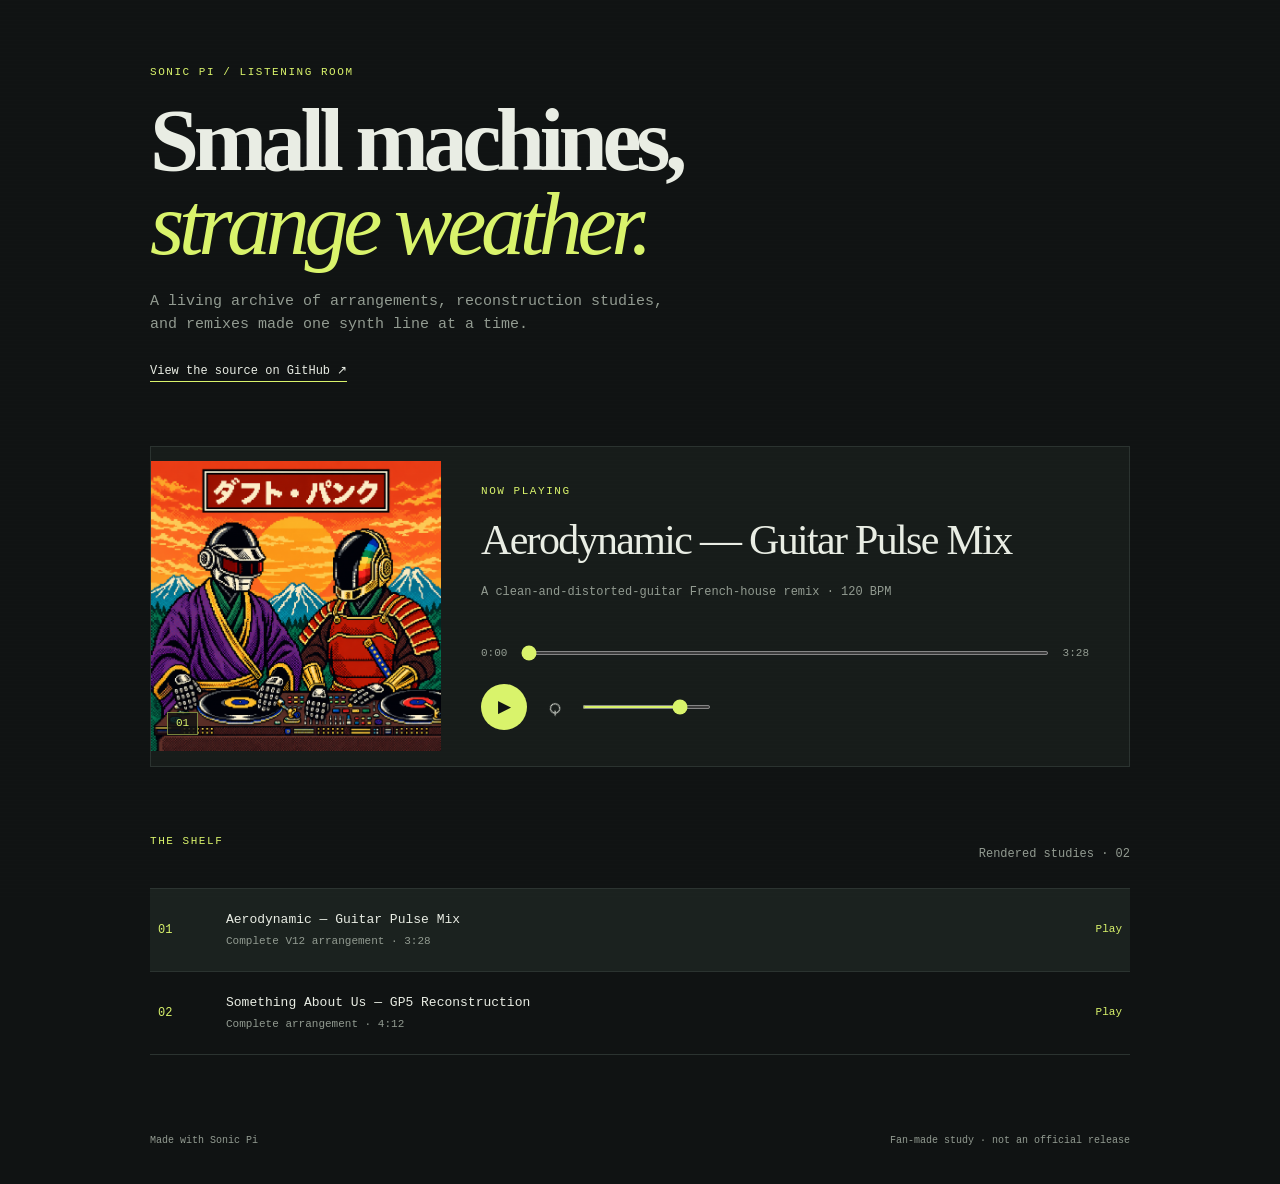
<file: docs/index.html>
<!doctype html>
<html lang="en">
  <head>
    <meta charset="utf-8" />
    <meta name="viewport" content="width=device-width, initial-scale=1" />
    <meta name="theme-color" content="#101313" />
    <meta name="description" content="Sonic Pi arrangements, remixes, and listening experiments by PK Family." />
    <title>Sonic Pi Projects — listen</title>
    <link rel="stylesheet" href="./styles.css" />
    <script defer src="./app.js"></script>
  </head>
  <body>
    <main class="shell">
      <header class="masthead">
        <p class="eyebrow">Sonic Pi / listening room</p>
        <h1>Small machines,<br /><em>strange weather.</em></h1>
        <p class="intro">A living archive of arrangements, reconstruction studies, and remixes made one synth line at a time.</p>
        <a class="text-link" href="https://github.com/pkfamily/sonic-pi-project">View the source on GitHub ↗</a>
      </header>

      <section class="player-card" aria-label="Music player">
        <div class="art" aria-hidden="true"><span id="art-number" class="art-number">01</span></div>
        <div class="player-main">
          <p class="eyebrow">Now playing</p>
          <h2 id="track-title">Aerodynamic — Guitar Pulse Mix</h2>
          <p id="track-subtitle" class="muted">A clean-and-distorted-guitar French-house remix · 120 BPM</p>
          <audio id="audio" preload="metadata" src="./audio/aerodynamic_guitar_pulse_mix.wav"></audio>
          <div class="progress-row"><span id="current-time">0:00</span><input id="seek" type="range" min="0" max="100" value="0" aria-label="Seek through track" /><span id="duration">0:00</span></div>
          <div class="controls"><button id="play" class="play-button" type="button" aria-label="Play">▶</button><button id="mute" class="icon-button" type="button" aria-label="Mute">⌕</button><input id="volume" type="range" min="0" max="1" step="0.01" value="0.8" aria-label="Volume" /></div>
        </div>
      </section>

      <section class="library">
        <div class="section-heading"><p class="eyebrow">The shelf</p><p class="muted">Rendered studies · 02</p></div>
        <button class="track-row is-active" type="button" data-number="01" data-src="./audio/aerodynamic_guitar_pulse_mix.wav" data-title="Aerodynamic — Guitar Pulse Mix" data-subtitle="A clean-and-distorted-guitar French-house remix · 120 BPM">
          <span class="track-number">01</span><span class="track-info"><strong>Aerodynamic — Guitar Pulse Mix</strong><small>Complete V12 arrangement · 3:28</small></span><span class="track-action">Play</span>
        </button>
        <button class="track-row" type="button" data-number="02" data-src="./audio/something_about_us_gp5_web.wav" data-title="Something About Us — GP5 Reconstruction" data-subtitle="Seven-layer GP5 reconstruction · 100 BPM">
          <span class="track-number">02</span><span class="track-info"><strong>Something About Us — GP5 Reconstruction</strong><small>Complete arrangement · 4:12</small></span><span class="track-action">Play</span>
        </button>
      </section>

      <footer><span>Made with Sonic Pi</span><span>Fan-made study · not an official release</span></footer>
    </main>
  </body>
</html>
</file>
<file: docs/styles.css>
:root {
  --ink: #e9ede4;
  --muted: #929b91;
  --line: #2b3330;
  --accent: #d9f36b;
  --bg: #101313;
  --card: #171c1a;
}

* {
  box-sizing: border-box;
}

body {
  margin: 0;
  background: var(--bg);
  color: var(--ink);
  font-family: ui-monospace, SFMono-Regular, Menlo, monospace;
  line-height: 1.5;
}

body::before {
  content: "";
  position: fixed;
  inset: 0;
  pointer-events: none;
  opacity: 0.13;
  background-image: linear-gradient(rgba(255, 255, 255, 0.07) 1px, transparent 1px);
  background-size: 100% 4px;
}

.shell {
  width: min(100% - 40px, 980px);
  margin: 0 auto;
  padding: 64px 0 36px;
}

.masthead {
  max-width: 690px;
  margin-bottom: 64px;
}

.eyebrow {
  color: var(--accent);
  font-size: 11px;
  letter-spacing: 0.14em;
  text-transform: uppercase;
  margin: 0 0 18px;
}

h1 {
  font: 600 clamp(48px, 8vw, 88px) / 0.96 Georgia, serif;
  letter-spacing: -0.06em;
  margin: 0 0 24px;
}

h1 em {
  color: var(--accent);
  font-weight: 400;
}

.intro {
  color: var(--muted);
  font-size: 15px;
  max-width: 520px;
  margin: 0 0 22px;
}

.text-link {
  color: var(--ink);
  font-size: 12px;
  text-decoration: none;
  border-bottom: 1px solid var(--accent);
  padding-bottom: 3px;
}

.player-card {
  display: grid;
  grid-template-columns: 290px 1fr;
  background: var(--card);
  border: 1px solid var(--line);
  margin-bottom: 66px;
}

.art {
  width: 290px;
  min-height: 290px;
  aspect-ratio: 1;
  align-self: center;
  position: relative;
  overflow: hidden;
  background: #101313 url("./assets/301240-album-art.png") center / cover no-repeat;
}

.art-number {
  position: absolute;
  left: 16px;
  bottom: 16px;
  padding: 5px 8px;
  border: 1px solid rgba(217, 243, 107, 0.5);
  background: rgba(16, 19, 19, 0.82);
  color: var(--accent);
  font-size: 11px;
  line-height: 1;
}

.player-main {
  padding: 36px 40px;
  display: flex;
  flex-direction: column;
  justify-content: center;
}

h2 {
  font: 500 clamp(27px, 4vw, 42px) / 1.05 Georgia, serif;
  letter-spacing: -0.04em;
  margin: 0 0 9px;
}

.muted {
  color: var(--muted);
  font-size: 12px;
}

.progress-row {
  display: flex;
  align-items: center;
  gap: 12px;
  margin-top: 32px;
  color: var(--muted);
  font-size: 11px;
}

.progress-row input {
  width: 100%;
}

input[type="range"] {
  accent-color: var(--accent);
  height: 4px;
}

.controls {
  display: flex;
  align-items: center;
  gap: 14px;
  margin-top: 22px;
}

.play-button {
  width: 46px;
  height: 46px;
  border: 0;
  border-radius: 50%;
  background: var(--accent);
  color: #101313;
  font-size: 17px;
  cursor: pointer;
}

.icon-button {
  background: none;
  color: var(--ink);
  border: 0;
  font-size: 22px;
  transform: rotate(-45deg);
  cursor: pointer;
}

.controls #volume {
  max-width: 130px;
}

.section-heading {
  display: flex;
  justify-content: space-between;
  border-bottom: 1px solid var(--line);
  padding-bottom: 13px;
}

.section-heading .eyebrow {
  margin: 0;
}

.track-row,
.coming-soon {
  width: 100%;
  display: grid;
  grid-template-columns: 50px 1fr auto;
  align-items: center;
  gap: 18px;
  text-align: left;
  color: var(--ink);
  background: transparent;
  border: 0;
  border-bottom: 1px solid var(--line);
  padding: 21px 8px;
  cursor: pointer;
  font: inherit;
}

.track-row:hover,
.track-row.is-active {
  background: #1b221f;
}

.track-number,
.coming-soon > span:first-child {
  color: var(--accent);
  font-size: 12px;
}

.track-info {
  display: flex;
  flex-direction: column;
  gap: 4px;
}

.track-info strong,
.coming-soon strong {
  font-size: 13px;
  font-weight: 500;
}

.track-info small,
.coming-soon small {
  color: var(--muted);
  font-size: 11px;
}

.track-action {
  color: var(--accent);
  font-size: 11px;
}

.coming-soon {
  cursor: default;
  opacity: 0.5;
}

footer {
  display: flex;
  justify-content: space-between;
  color: var(--muted);
  font-size: 10px;
  margin-top: 78px;
}

@media (max-width: 650px) {
  .shell {
    width: min(100% - 28px, 980px);
    padding-top: 40px;
  }

  .masthead,
  .intro {
    max-width: 100%;
  }

  h1 {
    font-size: clamp(38px, 11.5vw, 46px);
  }

  .player-card {
    display: block;
  }

  .art {
    width: 100%;
    height: 210px;
    min-height: 210px;
    aspect-ratio: auto;
    background-position: center top;
  }

  .player-main {
    padding: 28px 22px;
    min-width: 0;
  }

  .progress-row input {
    min-width: 0;
  }

  .controls #volume {
    width: min(130px, 38vw);
    min-width: 0;
  }

  .track-row,
  .coming-soon {
    grid-template-columns: 32px 1fr auto;
    gap: 10px;
  }

  footer {
    display: block;
  }

  footer span {
    display: block;
    margin-top: 8px;
  }
}
</file>
